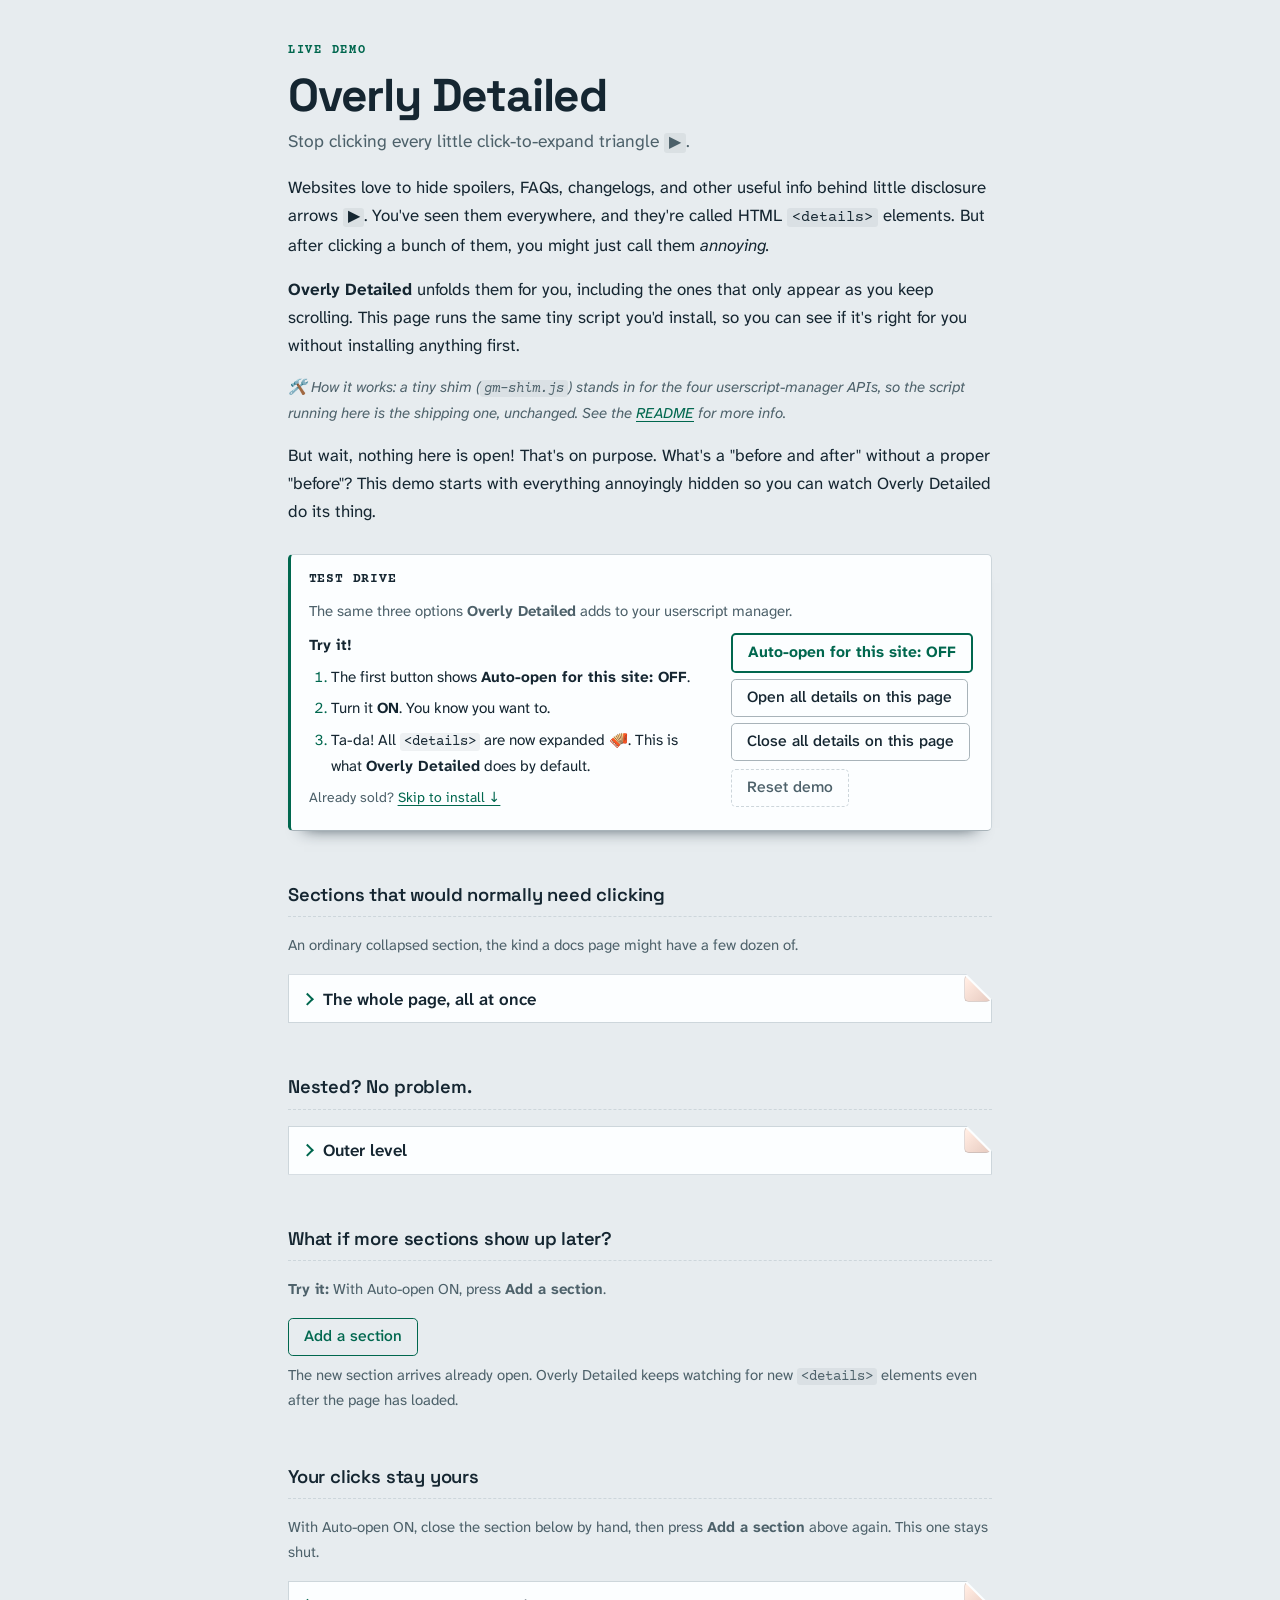
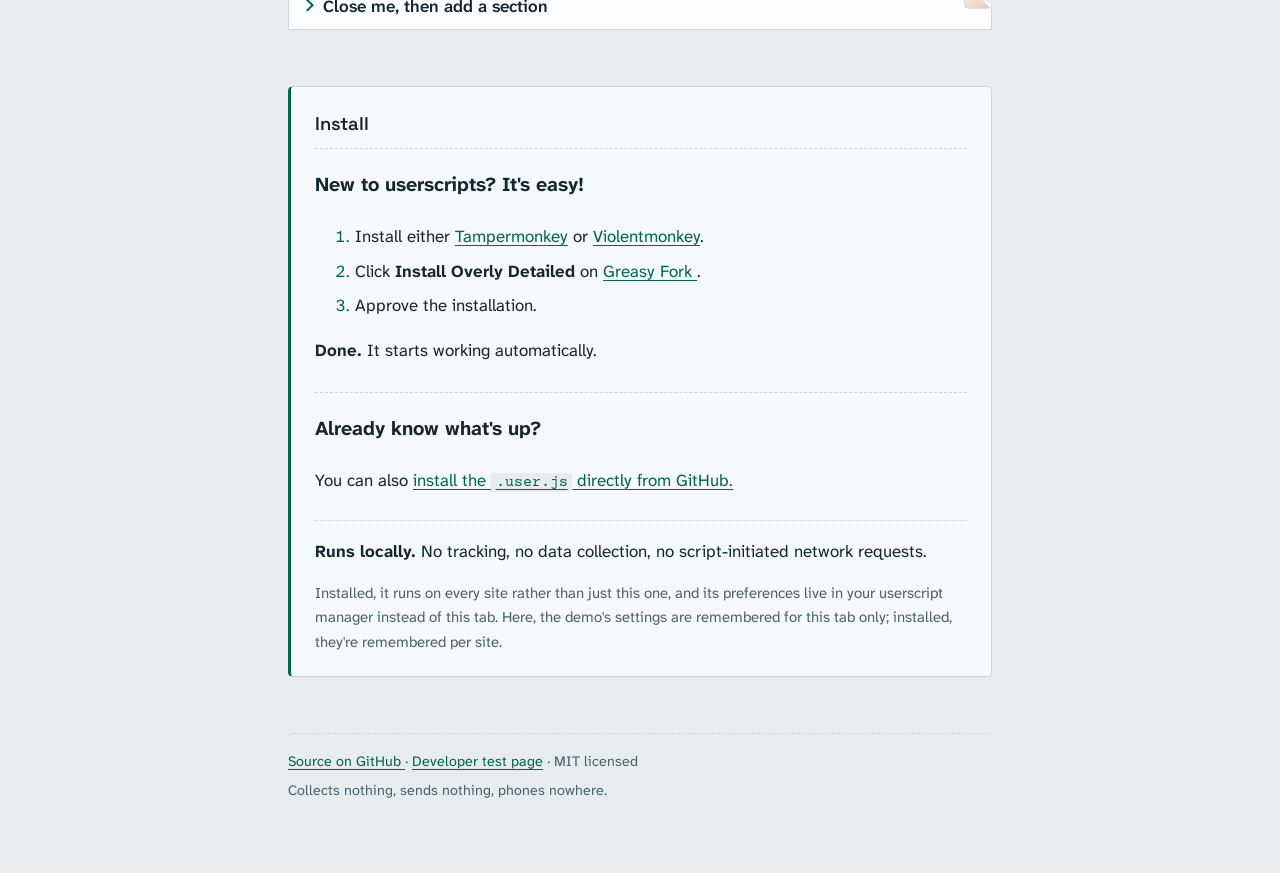
<file: index.html>
<!DOCTYPE html>
<html lang="en">

<head>
  <meta charset="utf-8">
  <meta name="viewport" content="width=device-width, initial-scale=1">

  <title>Overly Detailed &mdash; live demo</title>

  <meta name="description" content="Try Overly Detailed in your browser. No installation required.">

  <link rel="icon" href="favicon.svg" type="image/svg+xml">

  <!-- ===================================================================
     _      _  ._ |       _|  _ _|_  _. o |  _   _|
    (_) \/ (/_ |  | \/   (_| (/_ |_ (_| | | (/_ (_|
                    /

    ╭─────────────────────────────────────────────────────────────╮
          📂 file:       index.html
          💾 project:    Overly Detailed
          👩‍💻 dev:        Kiera <github.com/BluestockingsRead>
          🌱 created:    2026-08-11
          ✍️ modified:   2026-08-13
          📄 license:    MIT
    ╰─────────────────────────────────────────────────────────────╯

    The live demo. Runs the real OverlyDetailed.user.js against stand-in
    GM functions from gm-shim.js, so what visitors try here is the same
    code they'd install.

    ! Both scripts are classic and deferred, shim first. A `type="module"`
      tag would hide the GM functions from the userscript.
=================================================================== -->

  <link rel="stylesheet" href="fonts/fonts.css">
  <link rel="stylesheet" href="styles.css">

  <script src="gm-shim.js" defer></script>
  <script src="OverlyDetailed.user.js" defer></script>
</head>

<body>

  <p class="eyebrow">Live demo</p>

  <h1>Overly Detailed</h1>

  <p class="tagline">
    Stop clicking every little click-to-expand triangle <code>▶</code>.
  </p>

  <p>
    Websites love to hide spoilers, FAQs, changelogs, and other useful
    info behind little disclosure arrows <code>▶</code>. You've seen them
    everywhere, and they're called HTML <code>&lt;details&gt;</code>
    elements. But after clicking a bunch of them, you might just call them
    <em>annoying.</em>
  </p>

  <p>
    <strong>Overly Detailed</strong> unfolds them for you, including the ones
    that only appear as you keep scrolling. This page runs the same tiny script
    you'd install, so you can see if it's right for you without installing
    anything first.
  </p>

  <p class="note demo-aside">
    🛠️ How it works: a tiny shim (<code>gm-shim.js</code>) stands in for the
    four userscript-manager APIs, so the script running here is the shipping
    one, unchanged. See the <a href="https://github.com/BluestockingsRead/Overly-Detailed">README</a> for
    more info.
  </p>

  <p>But wait, nothing here is open! That's on purpose. What's a "before and
    after" without a proper "before"? This demo starts with everything annoyingly
    hidden so you can watch Overly Detailed do its thing.</p>

  <!-- Populated by gm-shim.js as the userscript registers its commands. -->
  <div class="controls">
    <h2>Test Drive</h2>

    <p class="note controls-note">
      The same three options <strong>Overly Detailed</strong>
      adds to your userscript manager.
    </p>

    <div class="controls-guide">
      <p>
        <strong>Try it!</strong>
      </p>

      <ol>
        <li id="step-start-off">
          The first button shows
          <strong>Auto-open for this site: OFF</strong>.
        </li>

        <li id="step-turn-on">
          Turn it <strong>ON</strong>. You know you want to.
        </li>

        <li>
          Ta-da! All <code>&lt;details&gt;</code> are now expanded 🪗.
          This is what <strong>Overly Detailed</strong> does by default.
        </li>
      </ol>

      <p class="controls-install-link">
        Already sold? <a href="#install">Skip to install ↓</a>
      </p>
    </div>

    <div class="controls-actions">
      <div id="menu-commands"></div>

      <button id="reset" class="demo-control" type="button">
        Reset demo
      </button>
    </div>
  </div>


  <!-- A11y: unhidden by script rather than by anything the reader did. -->
  <div class="banner" id="already-installed" role="status" hidden>
    <p>
      <strong>Looks like Overly Detailed is already installed here.</strong>
    </p>

    <p>
      Something opened a section before the demo did, so your installed
      copy may be doing its job a little too enthusiastically. Turn
      Auto-open OFF for this site from your userscript manager, then
      reload to watch the demo from the start.
    </p>

    <p>
      Trying to stress-test your installed copy instead? Head to the
      <a href="stress-test.html">Stress Test page</a>.
    </p>
  </div>


  <h2>Sections that would normally need clicking</h2>

  <p class="note">
    An ordinary collapsed section, the kind a docs page might have a few
    dozen of.
  </p>

  <details>
    <summary>The whole page, all at once</summary>

    <ul>
      <li><strong>More reading, less clicking</strong> <em>(or Tab-Space-Tab-Space tedium)</em>
        <br>Easily skim long FAQs, docs, logs, and other heavily collapsed pages.
      </li>
      <li><strong>Copying, web clipping, full-page screenshots?</strong>
        <br>Faster, easier, and more complete.
      </li>
      <li><strong>Printing &amp; PDF</strong>
        <br>No more redos because you forgot to open a block first.
      </li>
      <li><strong>Compare info without a degree in archaeology</strong>
        <br>Changelog entries and FAQ answers can finally be on screen at the same time.
      </li>
    </ul>

  </details>


  <h2>Nested? No problem.</h2>

  <details>
    <summary>Outer level</summary>

    <p>Sure, this is open. But why stop here?</p>

    <details>
      <summary>Middle level</summary>

      <p>
        <em>
          Yo dawg, I heard you like details, so I put details in your
          details!
        </em>
      </p>

      <details>
        <summary>Inner level</summary>

        <p>
          Nesting is handled properly, and you have reached Enlightenment*.
        </p>

        <p class="note">
          <em>*NOTE: Enlightenment not guaranteed.</em>
        </p>
      </details>
    </details>
  </details>


  <h2>What if more sections show up later?</h2>

  <p class="note">
    <strong>Try it:</strong> With Auto-open ON, press
    <strong>Add a section</strong>.
  </p>

  <button id="add" class="add-section" type="button">
    Add a section
  </button>

  <!-- A11y: says out loud that a section turned up, and whether it's open. -->
  <div id="ondemand" aria-live="polite"></div>

  <p class="note">
    The new section arrives already open. Overly Detailed keeps watching
    for new <code>&lt;details&gt;</code> elements even after the page has
    loaded.
  </p>


  <h2>Your clicks stay yours</h2>

  <p class="note">
    With Auto-open ON, close the section below by hand, then press
    <strong>Add a section</strong> above again. This one stays shut.
  </p>

  <details>
    <summary>Close me, then add a section</summary>

    <p>
      Still closed? Good. This script respects boundaries. A script
      watching the <code>open</code> attribute would reopen it half a
      second later, which is less of a feature and more of a haunted
      accordion.
    </p>
  </details>


  <div class="install" id="install">
    <h2>Install</h2>

    <h3>New to userscripts? It's easy!</h3>

    <ol>
      <li>
        Install either
        <a href="https://www.tampermonkey.net/">Tampermonkey</a>
        or
        <a href="https://violentmonkey.github.io/">Violentmonkey</a>.
      </li>

      <li>
        Click <strong>Install Overly Detailed</strong> on
        <a href="https://greasyfork.org/en/scripts/590922-overly-detailed">
          Greasy Fork
        </a>.
      </li>

      <li>Approve the installation.</li>
    </ol>

    <p>
      <strong>Done.</strong> It starts working automatically.
    </p>

    <h3 class="advanced-install">Already know what's up?</h3>

    <p>You can also
      <a href="https://raw.githubusercontent.com/BluestockingsRead/Overly-Detailed/main/OverlyDetailed.user.js">
        install the <code>.user.js</code> directly from GitHub.
      </a>
    </p>

    <p class="privacy">
      <strong>Runs locally.</strong>
      No tracking, no data collection, no script-initiated network requests.
    </p>

    <p class="note">
      Installed, it runs on every site rather than just this one, and its
      preferences live in your userscript manager instead of this tab.
      Here, the demo's settings are remembered for this tab only;
      installed, they're remembered per site.
    </p>
  </div>


  <footer>
    <p>
      <a href="https://github.com/BluestockingsRead/Overly-Detailed">
        Source on GitHub
      </a>
      &middot;
      <a href="stress-test.html">Developer test page</a>
      &middot;
      MIT licensed
    </p>

    <p>Collects nothing, sends nothing, phones nowhere.</p>
  </footer>


  <!--
        A quiet stand-in for a real section. Nothing here touches it while
        auto-open is off, so anything that opens it came from outside.
    -->
  <details id="canary" hidden>
    <summary>Canary</summary>
  </details>


  <script>
    /*
     * Inline and therefore first to run, ahead of the deferred scripts.
     * That's deliberate: the canary observer wants to be watching before
     * anything else gets a chance to open something.
     */

    /* --- Spotting an installed copy ---------------------------------- */

    /*
     * The @exclude lines in the userscript should keep an installed copy
     * off this page, but excludes can be missed by a fork, an odd URL, or
     * a manager with its own ideas.
     *
     * If the canary opens while this demo's own copy was expected to stay
     * idle, something else is driving.
     */
    const canary = document.getElementById('canary');
    const banner = document.getElementById('already-installed');
    let userHasInteracted = false;

    const watchCanary = new MutationObserver(() => {
      /*
       * If the demo itself started with Auto-open ON, its own userscript
       * is expected to open the canary. That's not evidence of a second,
       * installed copy.
       */
      const demoStartedWithAutoOpen =
        window.overlyDetailedDemo?.autoOpenAtLoad === true;

      if (userHasInteracted || demoStartedWithAutoOpen) {
        watchCanary.disconnect();
        return;
      }

      banner.hidden = false;
      watchCanary.disconnect();
    });

    watchCanary.observe(canary, {
      attributes: true,
      attributeFilter: ['open'],
    });

    /*
     * The watch deliberately has no time limit. An installed copy runs at
     * document-idle, which on a slow connection lands whenever it lands,
     * and a detector that has already given up is worse than none.
     *
     * Once someone uses the demo controls, opening the canary may simply
     * be the expected result of their own action.
     */
    document.querySelector('.controls').addEventListener(
      'click',
      (event) => {
        // Buttons only: the panel's install link changes nothing on the page.
        if (event.target.closest('button')) userHasInteracted = true;
      },
      { capture: true },
    );


    /* --- Tutorial progress -------------------------------------------- */

    const menuCommands = document.getElementById('menu-commands');
    const stepStartOff = document.getElementById('step-start-off');
    const stepTurnOn = document.getElementById('step-turn-on');

    function updateTutorialProgress() {
      const toggle = menuCommands.querySelector('.menu-command:first-child');

      if (!toggle) return;

      const autoOpenIsOn = toggle.textContent.includes(': ON');

      stepStartOff.classList.toggle('is-complete', autoOpenIsOn);
      stepTurnOn.classList.toggle('is-complete', autoOpenIsOn);
    }

    /*
     * The userscript rebuilds its menu when Auto-open changes, so watch the
     * real menu instead of maintaining a second copy of the setting here.
     */
    const watchMenu = new MutationObserver(updateTutorialProgress);

    watchMenu.observe(menuCommands, {
      childList: true,
      subtree: true,
    });

    updateTutorialProgress();


    /* --- Adding sections on demand ----------------------------------- */

    /*
     * Built detached, then appended, the way a real site would do it, so
     * the userscript's observer sees it arrive as a new node.
     */
    function makeSection(title, body) {
      const details = document.createElement('details');
      const summary = document.createElement('summary');
      const para = document.createElement('p');

      summary.textContent = title;
      para.textContent = body;

      details.append(summary, para);
      return details;
    }

    let added = 0;

    document.getElementById('add').addEventListener('click', () => {
      added += 1;

      document.getElementById('ondemand').append(makeSection(
        `Section #${added}, freshly arrived`,
        'Appended just now. Whether it turned up open depends entirely '
        + 'on the toggle above. Fashionably late either way.',
      ));
    });


    /* --- Reset -------------------------------------------------------- */

    document.getElementById('reset').addEventListener('click', () => {
      window.overlyDetailedDemo.reset();
    });
  </script>

</body>

</html>
</file>
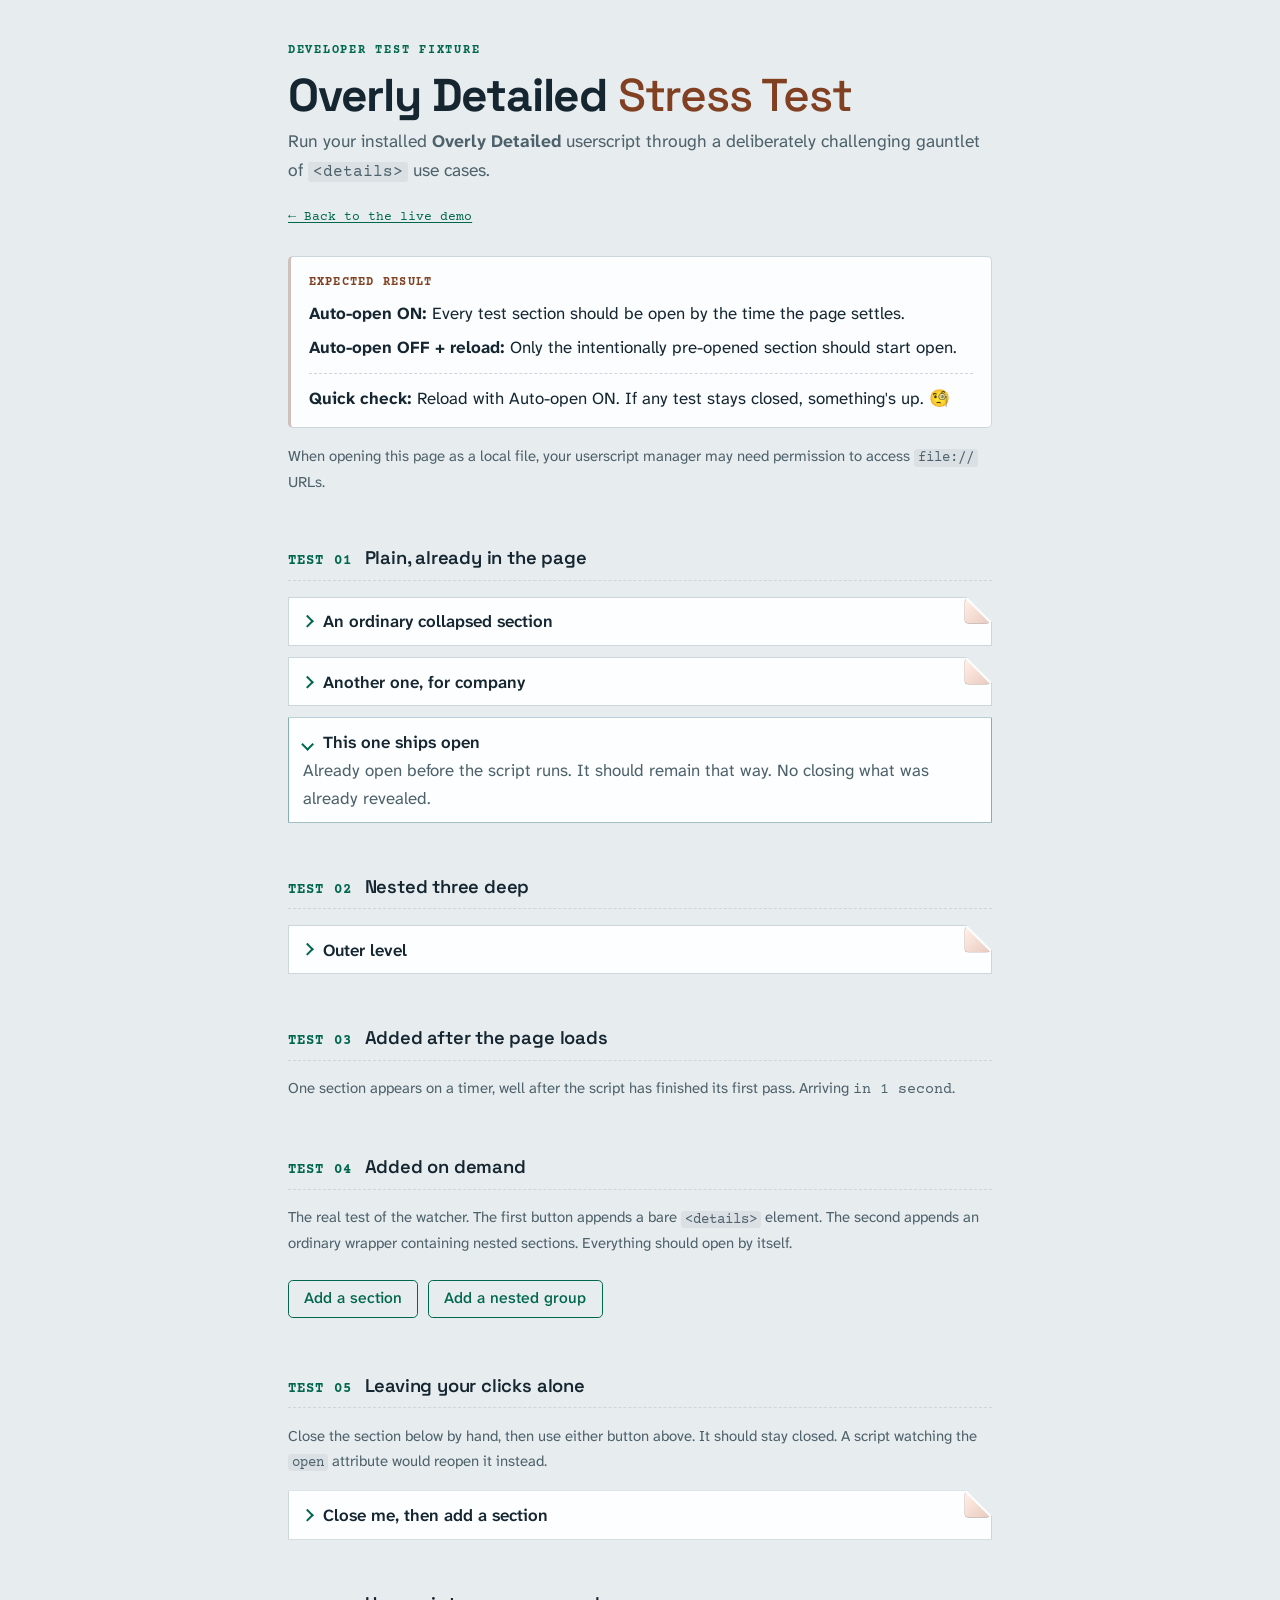
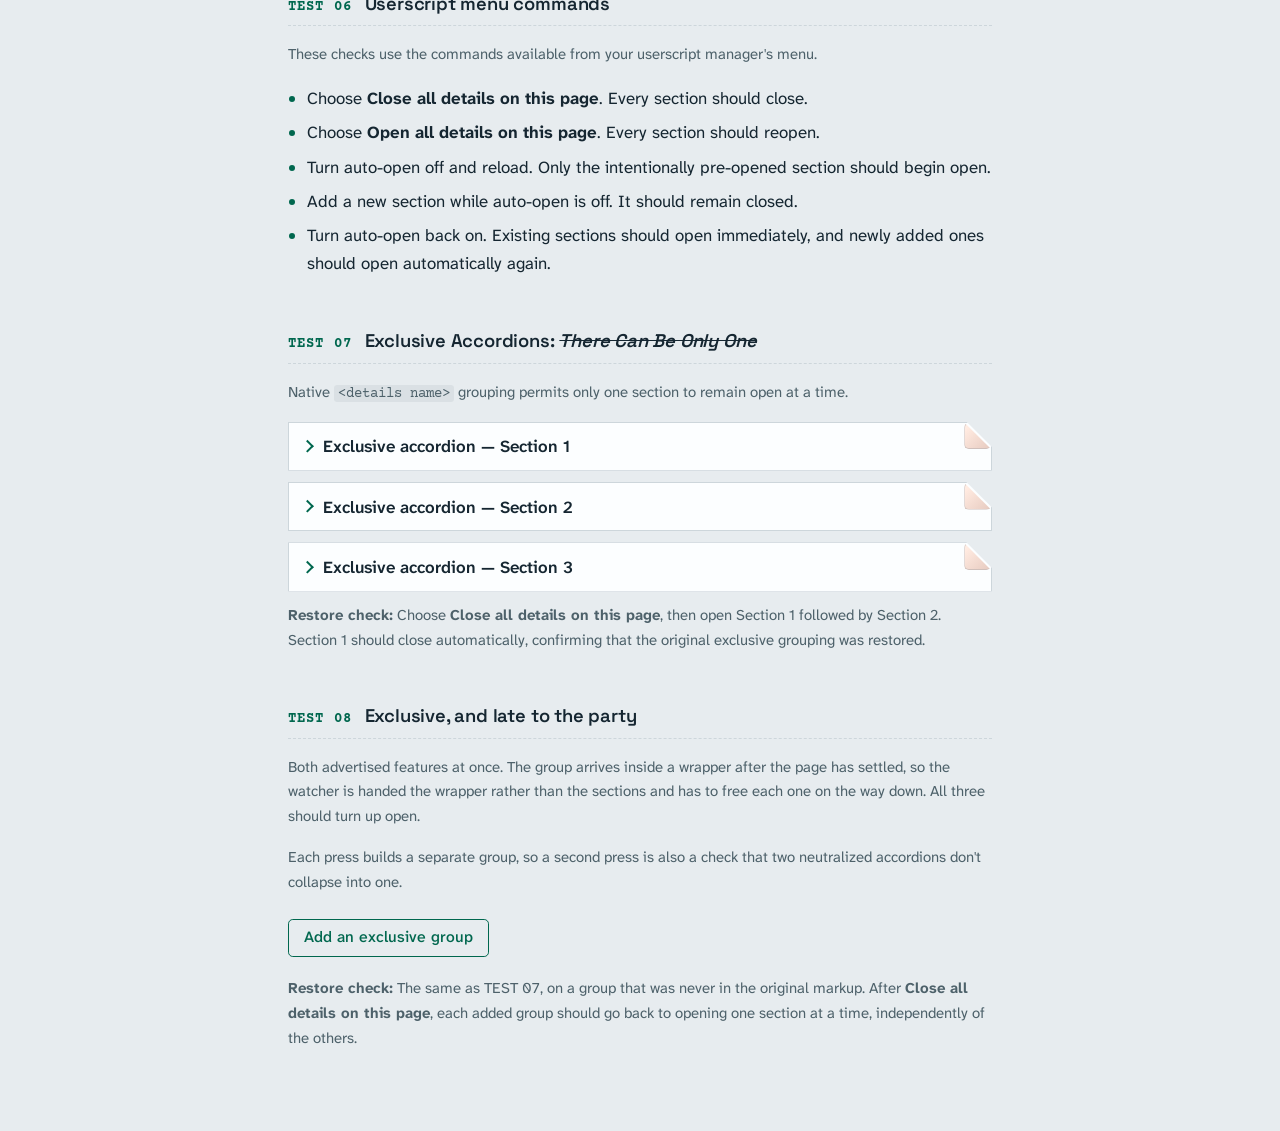
<file: stress-test.html>
<!DOCTYPE html>
<html lang="en">

<head>
  <meta charset="utf-8">
  <meta name="viewport" content="width=device-width, initial-scale=1">
  <title>Overly Detailed &mdash; Stress Test</title>

  <link rel="icon" href="favicon.svg" type="image/svg+xml">

  <!-- ===================================================================
     _      _  ._ |       _|  _ _|_  _. o |  _   _|
    (_) \/ (/_ |  | \/   (_| (/_ |_ (_| | | (/_ (_|
                    /

    ╭─────────────────────────────────────────────────────────────╮
          📂 file:       stress-test.html
          💾 project:    Overly Detailed
          👩‍💻 dev:        Kiera <github.com/BluestockingsRead>
          🌱 created:    2026-08-05
          ✍️ modified:   2026-08-13
          📄 license:    MIT
    ╰─────────────────────────────────────────────────────────────╯
=================================================================== -->

  <link rel="stylesheet" href="fonts/fonts.css">
  <link rel="stylesheet" href="styles.css">

  <style>
    /* Keeps the countdown from jittering as the number changes width. */
    #countdown {
      font-variant-numeric: tabular-nums;
      font-family: var(--font-mono);
    }
  </style>
</head>

<body>

  <p class="eyebrow">Developer test fixture</p>

  <h1>Overly Detailed <span class="test-label">Stress Test</span></h1>

  <p class="tagline">
    Run your installed <strong>Overly Detailed</strong> userscript through a
    deliberately challenging gauntlet of <code>&lt;details&gt;</code> use cases.
  </p>

  <p class="test-nav">
    <a href="index.html">← Back to the live demo</a>
  </p>


  <div class="test-status">
    <p class="test-status-label">Expected result</p>

    <p>
      <strong>Auto-open ON:</strong>
      Every test section should be open by the time the page settles.
    </p>

    <p>
      <strong>Auto-open OFF + reload:</strong>
      Only the intentionally pre-opened section should start open.
    </p>

    <p class="test-quick-check">
      <strong>Quick check:</strong>
      Reload with Auto-open ON. If any test stays closed, something's up. 🧐
    </p>
  </div>

  <p class="note">
    When opening this page as a local file, your userscript manager may need
    permission to access <code>file://</code> URLs.
  </p>

  <h2><span class="test-number">TEST 01</span> Plain, already in the page</h2>

  <details>
    <summary>An ordinary collapsed section</summary>
    <p>Nothing unusual. This is the case the original v1 script handled:
      one accordion, no funny business.</p>
  </details>

  <details>
    <summary>Another one, for company</summary>
    <p>Two in a row, so a partial sweep can't leave one behind.
      We believe in the buddy system.</p>
  </details>

  <details open>
    <summary>This one ships open</summary>
    <p>Already open before the script runs. It should remain that way.
      No closing what was already revealed.</p>
  </details>


  <h2><span class="test-number">TEST 02</span> Nested three deep</h2>

  <details>
    <summary>Outer level</summary>
    <p>Opening the parent should not be the only thing that happens.</p>

    <details>
      <summary>Middle level</summary>
      <p>
        <em>
          Yo dawg, I heard you like details, so I put details in your
          details!
        </em>
      </p>

      <details>
        <summary>Inner level</summary>
        <p>
          If this is open too, nesting is handled properly, and you
          have reached Enlightenment*.
        </p>

        <p class="note">
          <em>*NOTE: Enlightenment not guaranteed.</em>
        </p>

      </details>
    </details>
  </details>


  <h2><span class="test-number">TEST 03</span> Added after the page loads</h2>

  <p class="note">One section appears on a timer, well after the script has
    finished its first pass. Arriving
    <span id="countdown">in 2 seconds</span>.
  </p>

  <!-- A11y: sections arrive with no click behind them, so they announce. -->
  <div id="delayed" aria-live="polite"></div>


  <h2><span class="test-number">TEST 04</span> Added on demand</h2>

  <p class="note">The real test of the watcher. The first button appends a bare
    <code>&lt;details&gt;</code> element. The second appends an ordinary
    wrapper containing nested sections. Everything should open by itself.
  </p>

  <p>
    <button id="add" type="button">Add a section</button>
    <button id="add-group" type="button">Add a nested group</button>
  </p>

  <div id="ondemand" aria-live="polite"></div>


  <h2><span class="test-number">TEST 05</span> Leaving your clicks alone</h2>

  <p class="note">Close the section below by hand, then use either button above.
    It should stay closed. A script watching the <code>open</code> attribute
    would reopen it instead.</p>

  <details>
    <summary>Close me, then add a section</summary>
    <p>Still closed? Good. This script respects boundaries.</p>
  </details>


  <h2><span class="test-number">TEST 06</span> Userscript menu commands</h2>

  <p class="note">These checks use the commands available from your userscript
    manager's menu.</p>

  <ul>
    <li>
      Choose <strong>Close all details on this page</strong>. Every section
      should close.
    </li>
    <li>
      Choose <strong>Open all details on this page</strong>. Every section
      should reopen.
    </li>
    <li>
      Turn auto-open off and reload. Only the intentionally pre-opened
      section should begin open.
    </li>
    <li>
      Add a new section while auto-open is off. It should remain closed.
    </li>
    <li>
      Turn auto-open back on. Existing sections should open immediately,
      and newly added ones should open automatically again.
    </li>
  </ul>

  <h2><span class="test-number">TEST 07</span> Exclusive Accordions: <em><del>There Can Be Only One</del></em></h2>

  <p class="note">
    Native <code>&lt;details name&gt;</code> grouping
    permits only one section to remain open at a time.
  </p>

  <details name="exclusive-test">
    <summary>Exclusive accordion — Section 1</summary>
    <p>If all-details mode works, I should remain visible.</p>
  </details>

  <details name="exclusive-test">
    <summary>Exclusive accordion — Section 2</summary>
    <p>I normally close Section 1 when opened.</p>
  </details>

  <details name="exclusive-test">
    <summary>Exclusive accordion — Section 3</summary>
    <p>All three should be visible when Overly Detailed overrides the accordion.</p>
  </details>

  <p class="note">
    <strong>Restore check:</strong>
    Choose <strong>Close all details on this page</strong>, then open Section 1
    followed by Section 2. Section 1 should close automatically, confirming
    that the original exclusive grouping was restored.
  </p>


  <h2><span class="test-number">TEST 08</span> Exclusive, and late to the party</h2>

  <p class="note">
    Both advertised features at once. The group arrives inside a wrapper
    after the page has settled, so the watcher is handed the wrapper rather
    than the sections and has to free each one on the way down. All three
    should turn up open.
  </p>

  <p class="note">
    Each press builds a separate group, so a second press is also a check
    that two neutralized accordions don't collapse into one.
  </p>

  <p>
    <button id="add-exclusive" type="button">Add an exclusive group</button>
  </p>

  <div id="late-exclusive" aria-live="polite"></div>

  <p class="note">
    <strong>Restore check:</strong>
    The same as TEST 07, on a group that was never in the original markup.
    After <strong>Close all details on this page</strong>, each added group
    should go back to opening one section at a time, independently of the
    others.
  </p>

  <script>
    // Builds a <details> the same way a real site would: created detached,
    // then appended, so the watcher sees it arrive as a new node.
    function makeSection(title, body) {
      const details = document.createElement('details');
      const summary = document.createElement('summary');
      const para = document.createElement('p');

      summary.textContent = title;
      para.textContent = body;

      details.append(summary, para);
      return details;
    }

    /* --- Section 3: shows up on a timer --------------------------------- */

    const countdown = document.getElementById('countdown');
    let remaining = 2;

    const tick = setInterval(() => {
      remaining -= 1;

      countdown.textContent = remaining > 0
        ? `in ${remaining} second${remaining === 1 ? '' : 's'}`
        : 'now';

      if (remaining <= 0) {
        clearInterval(tick);
      }
    }, 1000);

    setTimeout(() => {
      document.getElementById('delayed').append(makeSection(
        'Inserted two seconds late',
        'Fashionably late, but still automatically opened. The watcher '
        + 'is doing its job.',
      ));
    }, 2000);

    /* --- Section 4: shows up on click ----------------------------------- */

    let added = 0;

    document.getElementById('add').addEventListener('click', () => {
      added += 1;

      document.getElementById('ondemand').append(makeSection(
        `On-demand section #${added}`,
        'Appended just now, and it should already be open.',
      ));
    });

    let groupsAdded = 0;

    document.getElementById('add-group').addEventListener('click', () => {
      groupsAdded += 1;

      const wrapper = document.createElement('div');
      const outer = makeSection(
        `Dynamic group #${groupsAdded}`,
        'This section arrived inside an ordinary wrapper element.',
      );
      const inner = makeSection(
        'Nested dynamic section',
        'If this is open too, the watcher found every descendant.',
      );

      outer.append(inner);
      wrapper.append(outer);

      document.getElementById('ondemand').append(wrapper);
    });

    /* --- Section 8: an exclusive group, added late ---------------------- */

    /*
     * Use setAttribute rather than the `name` property so this explicitly
     * creates the DOM attribute OD inspects, without relying on support for
     * `HTMLDetailsElement.name` property reflection.
     *
     * Each press gets its own group name, so repeat presses build separate
     * accordions instead of one growing one.
     */
    let accordions = 0;

    document.getElementById('add-exclusive').addEventListener('click', () => {
      accordions += 1;

      const wrapper = document.createElement('div');
      const groupName = `late-accordion-${accordions}`;

      for (let n = 1; n <= 3; n += 1) {
        const section = makeSection(
          `Late accordion #${accordions}, section ${n}`,
          'Grouped with the two sections beside it. Left alone, only one of '
          + 'the three would have survived arrival.',
        );

        section.setAttribute('name', groupName);
        wrapper.append(section);
      }

      document.getElementById('late-exclusive').append(wrapper);
    });
  </script>

</body>

</html>
</file>
<file: fonts/fonts.css>
/* ===================================================================
     _      _  ._ |       _|  _ _|_  _. o |  _   _|
    (_) \/ (/_ |  | \/   (_| (/_ |_ (_| | | (/_ (_|
                    /

    ╭─────────────────────────────────────────────────────────────╮
          📂 file:       fonts/fonts.css
          💾 project:    Overly Detailed
          👩‍💻 dev:        Kiera <github.com/BluestockingsRead>
          🌱 created:    2026-08-11
          ✍️ modified:   2026-08-11
          📄 license:    MIT (the fonts themselves: see licenses/)
    ╰─────────────────────────────────────────────────────────────╯

    Three faces, self-hosted. Nothing here calls out to a CDN, which
    keeps the demo honest about "sends nothing, phones nowhere" and
    means the pages look right opened straight off disk.

    * Declarations lifted from the GreatReads extension, size-adjust
      values and all, so the two projects render at matching sizes.
=================================================================== */

/* #region Atkinson Hyperlegible Next ===================== */

/* === Atkinson Hyperlegible Next — Variable, Normal === */
@font-face {
  font-family: "Atkinson Hyperlegible Next";
  font-style: normal;
  font-weight: 200 800;   /* full axis */
  src: url("../fonts/AtkinsonHyperlegibleNext-VariableFont_wght.woff2") format("woff2");
  font-display: swap;
  size-adjust: 99.4%;
}

/* === Atkinson Hyperlegible Next — Variable, Italic === */
@font-face {
  font-display: swap;
  font-family: "Atkinson Hyperlegible Next";
  font-style: italic;
  font-weight: 200 800;   /* full axis */
  src: url("../fonts/AtkinsonHyperlegibleNext-Italic-VariableFont_wght.woff2") format("woff2");
  size-adjust: 99.4%;
}

/* #endregion Atkinson Hyperlegible Next ================== */

/* #region Space Grotesk ================================== */

/* === Space Grotesk — Variable, Normal === */
@font-face {
  font-family: "Space Grotesk";
  font-style: normal;
  font-weight: 300 700;   /* full axis */
  src: url("../fonts/SpaceGrotesk-VariableFont_wght.woff2") format("woff2");
  font-display: swap;
  size-adjust: 95.8%;
}

/* #endregion Space Grotesk =============================== */

/* #region Courier Prime ================================== */

/* courier-prime-regular - latin */
@font-face {
  font-display: swap;
  font-family: "Courier Prime";
  font-style: normal;
  font-weight: 400;
  src: url("../fonts/CourierPrime-Regular.woff2") format("woff2");
  size-adjust: 99.1%;
}
/* courier-prime-italic - latin */
@font-face {
  font-display: swap;
  font-family: "Courier Prime";
  font-style: italic;
  font-weight: 400;
  src: url("../fonts/CourierPrime-Italic.woff2") format("woff2");
  size-adjust: 99.1%;
}
/* courier-prime-700 - latin */
@font-face {
  font-display: swap;
  font-family: "Courier Prime";
  font-style: normal;
  font-weight: 700;
  src: url("../fonts/CourierPrime-Bold.woff2") format("woff2");
  size-adjust: 99.1%;
}
/* courier-prime-700italic - latin */
@font-face {
  font-display: swap;
  font-family: "Courier Prime";
  font-style: italic;
  font-weight: 700;
  src: url("../fonts/CourierPrime-BoldItalic.woff2") format("woff2");
  size-adjust: 99.1%;
}

/* #endregion Courier Prime =============================== */
</file>
<file: styles.css>
/* ===================================================================
     _      _  ._ |       _|  _ _|_  _. o |  _   _|
    (_) \/ (/_ |  | \/   (_| (/_ |_ (_| | | (/_ (_|
                    /

    ╭─────────────────────────────────────────────────────────────╮
          📂 file:       styles.css
          💾 project:    Overly Detailed
          👩‍💻 dev:        Kiera <github.com/BluestockingsRead>
          🌱 created:    2026-08-11
          ✍️ modified:   2026-08-13
          📄 license:    MIT
    ╰─────────────────────────────────────────────────────────────╯

    Shared look for: 
      - index.html (the live demo) and
      - stress-test.html (the developer test fixture). 

    Style: folded paper, pine ink, + warm vellum for the dog-eared corner
    of closed sections. Corners flatten out on open = a visual cue to the
    state change.

        [🗝️ KEY: | "☀️🌒"=light/dark pair | "A11y"=accessibility
        | "👓"=vision | "🫨"=reduced motion | ]
=================================================================== */

/* #region === ☀️🌒 Palette ================================ */

:root {
  color-scheme: light dark;

  /* === 📄 Paper - ☀️🌒 ======================= */
  --bg: light-dark(oklch(94% 0.006 235), oklch(22% 0.018 245));
  --card: light-dark(oklch(99.5% 0.002 235), oklch(26.5% 0.02 245));
  --line: light-dark(oklch(87% 0.012 230), oklch(34% 0.022 240));

  /* === ✒️ Ink - ☀️🌒 ========================= */
  --fg: light-dark(oklch(26% 0.03 235), oklch(92% 0.01 210));
  --muted: light-dark(oklch(48% 0.028 225), oklch(70% 0.02 215));
  --accent: light-dark(oklch(45% 0.105 172), oklch(80% 0.115 172));

  /*
	* Two stops so the flap reads as paper catching light rather than
	* a flat triangle someone pasted on.
	*/
  --fold-face: light-dark(oklch(97% 0.025 48), oklch(77% 0.01 48));
  --fold-shade: light-dark(oklch(86% 0.035 42), oklch(66% 0.025 42));
  --fold-edge: light-dark(oklch(82% 0.02 40), oklch(68% 0.01 42));

  /* === ⚠️ Already-installed notice - ☀️🌒 ==== */
  --warn-bg: light-dark(oklch(96% 0.035 85), oklch(29% 0.038 80));
  --warn-line: light-dark(oklch(78% 0.09 78), oklch(55% 0.08 78));

  /* === 🧐 Stress-Test Only==================== */
  --test-fg: light-dark(oklch(45% 0.1 44.27), oklch(80% 0.1 44.27));
}

/* #endregion === ☀️🌒 Palette ============================= */

/* #region === 🔡 Type & box tokens ======================== */

:root {
  --font-body: "Atkinson Hyperlegible Next", system-ui, sans-serif;
  --font-display: "Space Grotesk", "Atkinson Hyperlegible Next", sans-serif;
  --font-mono: "Courier Prime", ui-monospace, monospace;

  --border-hair: 1px solid var(--line);

  /* ↓ Nested sections borrow the extension's child-options treatment */
  --border-dots: 2px dotted var(--line);

  /*
	* A11y 👓: focus rings sit *inside* their element. The cards are
	* clipped to make the dog-ear, and a clip-path trims anything drawn
	* outside the box, corner outlines included. Inset keeps the ring
	* whole in every state.
	*/
  --focus-ring: 2px solid var(--accent);
  --focus-inset: -3px;
}

/* #endregion === 🔡 Type & box tokens ===================== */

/* #region === 📄 Page & typography ======================== */

body {
  max-width: 44rem;
  margin: 0 auto;
  padding: 2.5rem 1.25rem 4rem;
  background: var(--bg);
  color: var(--fg);
  font: 400 1.0625rem/1.65 var(--font-body);
}

/*
* Two pages share this stylesheet and the same h1, which is a good way
* to lose track of which one is opened. The eyebrow says so outright.
*/
.eyebrow {
  margin: 0 0 0.5rem;
  color: var(--accent);
  font-family: var(--font-mono);
  font-size: 0.78rem;
  font-weight: 700;
  letter-spacing: 0.14em;
  text-transform: uppercase;
}

h1 {
  margin: 0 0 0.35rem;
  font-family: var(--font-display);
  font-size: clamp(2.1rem, 1.55rem + 2.4vw, 3rem);
  font-weight: 700;
  letter-spacing: -0.025em;
  line-height: 1.1;
}

/*
* The dashed rule under a section heading is the same crease the cards
* fold along, run out flat. Replaces the double rule the pages used to
* borrow from the extension's hr.
*/
h2 {
  margin-top: 3rem;
  padding-bottom: 0.35rem;
  border-bottom: 1px dashed var(--line);
  font-family: var(--font-display);
  font-size: 1.2rem;
  font-weight: 600;
  letter-spacing: -0.01em;
}

p {
  margin: 0 0 1rem;
}

.tagline {
  margin-top: 0;
  color: var(--muted);
  font-size: 1.1rem;
}

.note {
  margin: 0.4rem 0 1rem;
  color: var(--muted);
  font-size: 0.94rem;
}

.demo-aside {
  font-style: italic;
}

a {
  color: var(--accent);
  text-decoration-thickness: 1px;
  text-underline-offset: 0.18em;
}

a:hover {
  text-decoration-thickness: 2px;
}

code {
    padding: 0.05em 0.3em;
    border-radius: 0.2rem;
    background: color-mix(in oklch, var(--fg) 6%, transparent);
    color: inherit;
    font-family: var(--font-mono);
    font-size: 0.92em;
}

ul {
  padding-left: 1.2rem;
}

li {
  margin-bottom: 0.4rem;
}

li::marker {
  color: var(--accent);
}

/* #endregion === 📄 Page & typography ===================== */

/* #region === ✂️ The dog-ear ============================== */

/*
* Registering --fold is what makes it animatable; an unregistered
* custom property would snap between values instead of easing.
* `inherits: true` matters too, since ::after reads the same value to
* size the flap. Nested cards set their own, so nothing leaks downward.
*/
@property --fold {
  syntax: "<length>";
  inherits: true;
  initial-value: 0px;
}

details {
  --fold: 1.6rem;

  position: relative;
  margin: 0.7rem 0;
  padding: 0.6rem 0.9rem;
  transition: --fold 220ms ease, border-color 220ms ease;
  border: var(--border-hair);
  background: var(--card);

  /* The corner is actually missing from the card's silhouette. */
  clip-path: polygon(0 0,
      calc(100% - var(--fold)) 0,
      100% var(--fold),
      100% 100%,
      0 100%);
}

/*
* The turned-down flap: the corner reflected back across the crease,
* showing the underside of the page. Its hypotenuse lands exactly on
* the cut above, so the two edges meet cleanly at any --fold size.
*/
details::after {
  content: "";
  position: absolute;
  top: 0;
  right: 0;
  width: var(--fold);
  height: var(--fold);
  clip-path: polygon(0 0, 100% 100%, 0 100%);

  /* The two straight legs are the folded page's own cut edges. */
  border-bottom: 1px solid var(--fold-edge);
  border-left: 1px solid var(--fold-edge);
  border-radius: 0.3rem;
  background: linear-gradient(135deg,
      var(--fold-face),
      var(--fold-shade));
  pointer-events: none;
}

details[open] {
  --fold: 0rem;
  border-color: color-mix(in oklch, var(--accent) 35%, var(--line));
}

/*
* Nested ones step inward so the depth is obvious at a glance, and the
* dotted left edge marks them as children rather than siblings; the
* same cue .child-options uses in the extension popup.
*/
details details {
  margin-left: 1.25rem;
  border-left: var(--border-dots);
}

details>*:not(summary) {
  color: var(--muted);
}

details>*:last-child {
  margin-bottom: 0;
}

/* #endregion === ✂️ The dog-ear =========================== */

/* #region === ▸ Summary & its marker ====================== */

summary {
  display: grid;
  grid-template-columns: auto 1fr;
  gap: 0.6em;
  align-items: baseline;

  /* Room for the flap, so a long summary never runs under it. */
  padding-right: 1.4rem;
  color: var(--fg);
  font-weight: 600;
  cursor: pointer;
  list-style: none;
}

/* Chrome and Safari need this one by name to drop the default triangle. */
summary::-webkit-details-marker {
  display: none;
}

/*
* A caret built from two borders rather than a glyph, so it lines up
* the same way whatever the font is doing. Standard right when shut,
* down when open.
*/
summary::before {
  content: "";
  width: 0.42em;
  height: 0.42em;
  transform: translateY(-0.08em) rotate(-45deg);
  transition: transform 220ms ease;
  border-right: 2px solid var(--accent);
  border-bottom: 2px solid var(--accent);
}

details[open]>summary::before {
  transform: translateY(0.06em) rotate(45deg);
}

/* #endregion === ▸ Summary & its marker =================== */

/* #region === 🎛️ Buttons ================================== */

button {
  margin: 0.5rem 0.3rem 0.2rem 0;
  padding: 0.45rem 0.95rem;
  transition: transform 0.2s ease, background 0.2s ease;
  border: 1px solid var(--accent);
  border-radius: 0.3rem;
  background: transparent;
  color: var(--accent);
  font: 500 0.98rem/1.4 var(--font-body);
  cursor: pointer;
}

button:hover {
  background: color-mix(in oklch, var(--accent) 12%, transparent);
}

button:focus-visible,
summary:focus-visible,
a:focus-visible {
  outline: var(--focus-ring);
  outline-offset: 2px;
}

/* Only the summary sits inside a clipped card, so only it needs inset. */
summary:focus-visible {
  outline-offset: var(--focus-inset);
}

a:focus-visible {
  border-radius: 0.15rem;
}

.menu-command,
.add-section {
  display: flex;
  flex-direction: column;
  align-items: flex-start;
}

/* The third command doubles as the toggle, so it earns the emphasis. */
.menu-command:first-of-type {
  border-width: 2px;
  font-weight: 700;
}

.menu-command:not(:first-of-type) {
    border-color:
        color-mix(in oklch, var(--fg) 18%, var(--line));
    color: var(--fg);
}

.menu-command:not(:first-of-type):hover {
    background:
        color-mix(in oklch, var(--fg) 6%, transparent);
}

.menu-command:hover {
  transform: scale(1.02);
}

/*
* Scaffolding, not product. Keeping these visually quieter stops them
* being mistaken for menu commands the installed script provides.
*/
.demo-control {
  border-style: dashed;
  border-color: var(--line);
  color: var(--muted);
}

.demo-control:hover {
  background: color-mix(in oklch, var(--muted) 10%, transparent);
}

.demo-control:focus-visible {
  outline-color: var(--muted);
}

/* #endregion === 🎛️ Buttons =============================== */

/* #region === 📦 Panels ==================================== */

/*
* The control panel follows the user down the page; the whole point
* is flipping the toggle and watching everything below it change.
*/
.controls {
    position: sticky;
    top: 0;
    z-index: 1;

    display: grid;
    grid-template-columns: minmax(0, 1fr) minmax(15rem, auto);
    gap: 0.55rem 1.4rem;
    align-items: start;

    margin: 1.75rem 0;
    padding: 0.9rem 1.1rem;

    border: var(--border-hair);
    border-bottom-color:
        color-mix(in oklch, var(--fg) 18%, var(--line));
    border-left: 3px solid var(--accent);
    border-radius: 0.3rem;

    background: var(--card);

    /* Separates sticky controls from content beneath */
    box-shadow:
        0 0.8rem 1rem -1rem
        color-mix(in oklch, var(--fg) 90%, transparent);
}

.controls h2,
.controls-note {
    grid-column: 1 / -1;
}

.controls h2 {
    margin: 0;
    padding: 0;
    border: 0;
    font-family: var(--font-mono);
    font-size: 0.82rem;
    font-weight: 700;
    letter-spacing: 0.06em;
    text-transform: uppercase;
}

.controls-note {
    margin: 0;
}
.controls-guide {
    font-size: 0.96rem;
}

.controls-guide > p {
    margin: 0 0 0.4rem;
}

/* bc the steps only make sense in order. */
.controls-guide ol {
    margin: 0;
    padding-left: 1.4rem;
}

.controls-guide li {
    transition:
        opacity 180ms ease,
        color 180ms ease;
}

/*
 * A11y 👓: --muted alone carries the "done" look. Going too faded fails WCAG,
 * plus ~~strikethrough~~ already does the talking.
 */
.controls-guide li.is-complete {
    color: var(--muted);
    text-decoration: line-through;
    text-decoration-thickness: 1px;
}

.controls-guide li.is-complete::marker {
    color: var(--muted);
}

/* A TLDR Install link */
.controls-install-link {
    margin: 0.7rem 0 0;
    color: var(--muted);
    font-size: 0.88rem;
}

#menu-commands {
    display: grid;
    gap: 0.35rem;
    justify-items: start;
}

.controls-actions .menu-command,
.controls-actions .demo-control {
    margin: 0;
}

.controls-actions .demo-control {
    margin-top: 0.5rem;
}

.banner {
  margin: 1.75rem 0;
  padding: 0.85rem 1.1rem;
  border: 1px solid var(--warn-line);
  border-left: 3px solid var(--warn-line);
  border-radius: 0.3rem;
  background: var(--warn-bg);
  font-size: 0.94rem;
}

.banner p {
  margin: 0.45rem 0 0;
}

.banner :first-child {
  margin-top: 0;
}

.install {
    margin-top: 3.5rem;
    padding: 1.3rem 1.5rem;

    border: var(--border-hair);
    border-left: 3px solid var(--accent);
    border-radius: 0.3rem;

    background:
        color-mix(in oklch, var(--accent) 3%, var(--card));
}

.install h2 {
    margin: 0 0 1.25rem;
    padding-bottom: 0.55rem;
    border-bottom: 1px dashed var(--line);
}

.install> :last-child {
  margin-bottom: 0;
}

.advanced-install {
    margin-top: 1.75rem;
    padding-top: 1.25rem;
    border-top: 1px dashed var(--line);
}

.install .privacy {
    margin-top: 1.5rem;
    padding-top: 1rem;
    border-top: 1px dotted var(--line);
}

/* #endregion === 📦 Panels ================================= */

/* #region === 🦶 Footer ==================================== */

footer {
  margin-top: 3.5rem;
  padding-top: 1rem;
  border-top: 1px dashed var(--line);
  border-radius: 0.3rem;
  color: var(--muted);
  font-size: 0.9rem;
}

footer p {
  margin: 0 0 0.35rem;
}

/* #endregion === 🦶 Footer ================================= */

/* #region ===🧐 Stress-Test Only =========================== */

/*
 * "Stress Test", same tone the EXPECTED RESULT label uses, so the
 * two "you are on the test fixture" cues match. Lighter weight than the
 * name it follows: this is the qualifier, not the title.
 */
.test-label {
    color: var(--test-fg);
    font-weight: 500;
}

/* Small, set apart; the way back is findable but not loud. */
.test-nav {
    margin: 1.25rem 0 0;
    font-family: var(--font-mono);
    font-size: 0.85rem;
}

.test-number {
    margin-right: 0.5rem;
    color: var(--accent);
    font-family: var(--font-mono);
    font-size: 0.72em;
    letter-spacing: 0.08em;
}

.test-status {
    margin: 1.75rem 0 1rem;
    padding: 0.9rem 1.1rem;

    border: var(--border-hair);
    border-left: 3px solid var(--fold-edge);
    border-radius: 0.3rem;

    background:
        color-mix(in oklch, var(--fold-face) 10%, var(--card));
}

.test-status-label {
    margin: 0 0 0.55rem;
    color: var(--test-fg);
    font-family: var(--font-mono);
    font-size: 0.78rem;
    font-weight: 700;
    letter-spacing: 0.1em;
    text-transform: uppercase;
}

.test-status p {
    margin: 0 0 0.4rem;
}

.test-status .test-quick-check {
    margin: 0.75rem 0 0;
    padding-top: 0.65rem;
    border-top: 1px dashed var(--line);
}

/* #endregion ===🧐 Stress-Test Only ======================== */

/* #region === 📱 Narrow screens ============================ */

@media (width <= 48rem) {
    .controls {
        position: static;
        grid-template-columns: 1fr;
    }

    .controls h2,
    .controls-note {
        grid-column: auto;
    }

    .controls-actions {
        min-width: 0;
    }
}

@media (width <=30rem) {
  body {
    padding: 1.75rem 1rem 3rem;
  }

  details {
    padding: 0.55rem 0.75rem;
  }

  .install {
    padding: 1.1rem 1rem;
  }

  .controls {
    position: static;
  }
}

/* #endregion === 📱 Narrow screens ========================= */

/* #region === 🫨 Reduced motion (a11y) ===================== */

/*
* The fold still appears and disappears; it just stops easing. It's a
* state indicator first and an animation second.
*/
@media (prefers-reduced-motion: reduce) {

  details,
  summary::before,
  button {
    transition: none;
  }

  .menu-command:hover {
    transform: none;
  }
}

/* #endregion === 🫨 Reduced motion (a11y) ================== */
</file>
